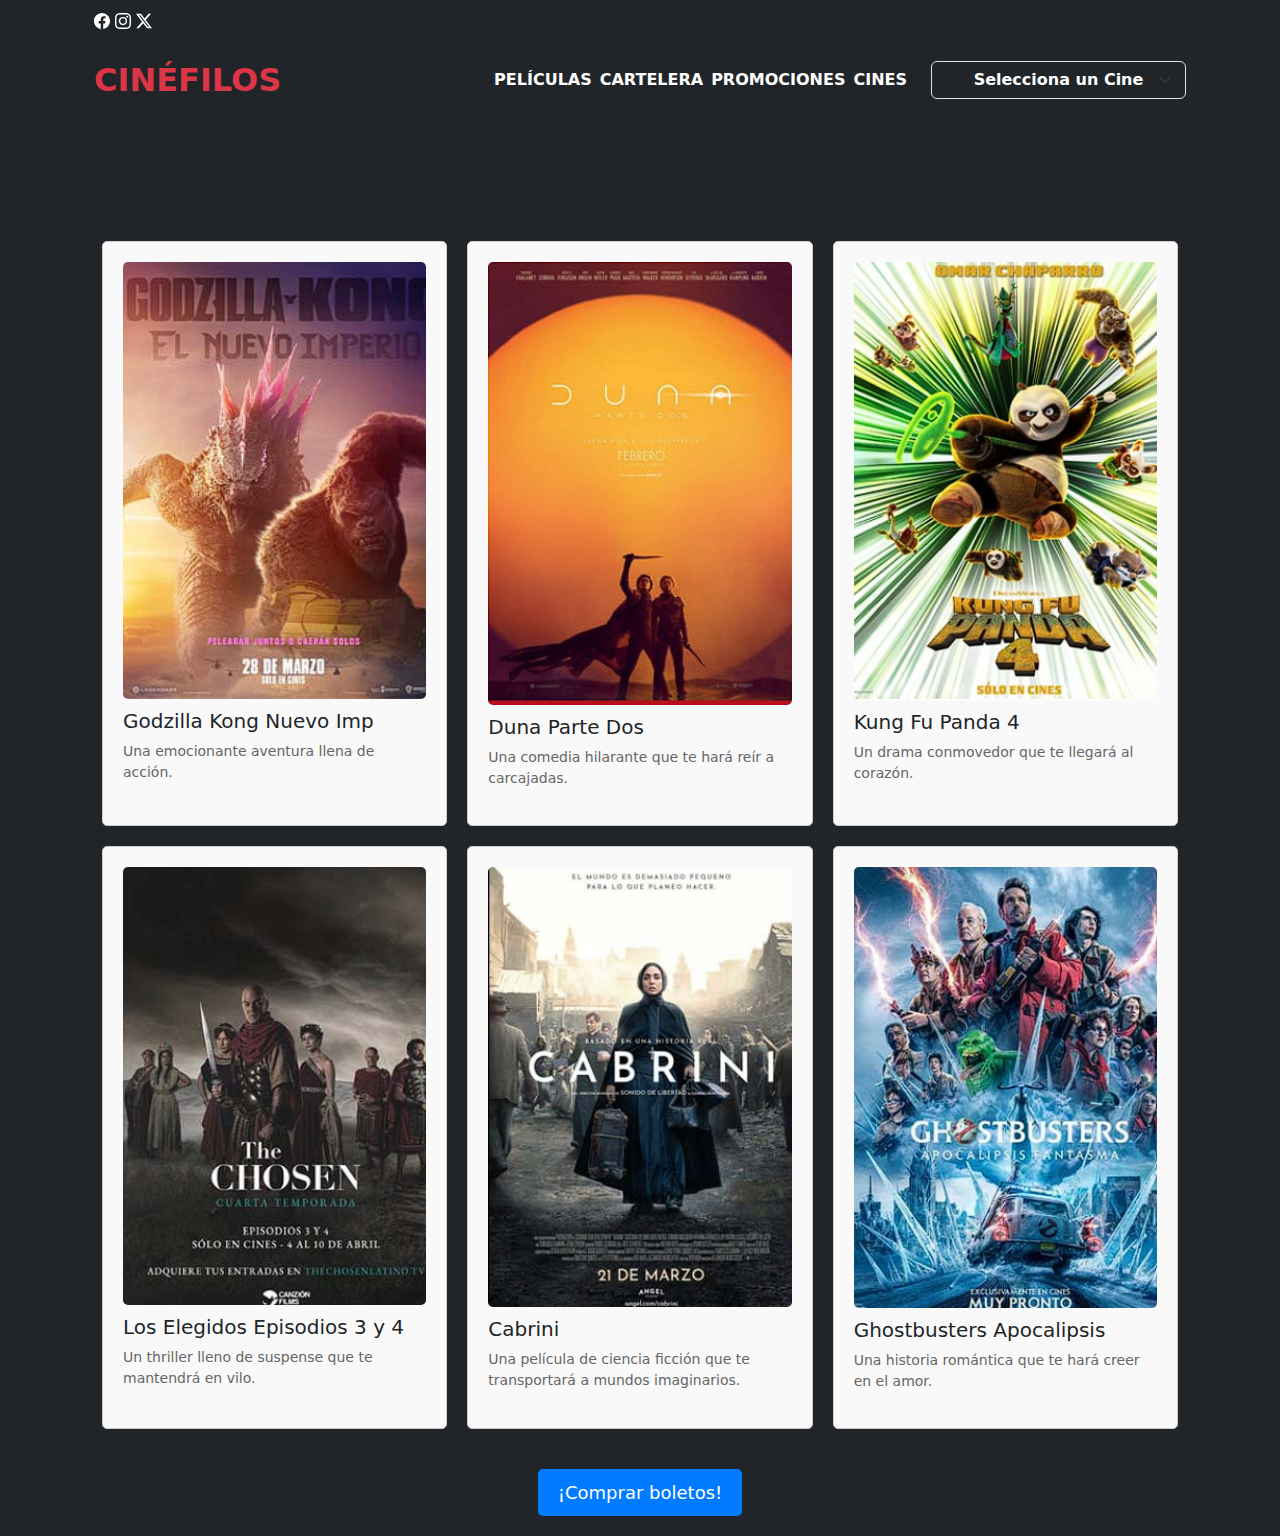
<file: app/Peliculas.html>
<!DOCTYPE html>
<html lang="en">
    <head>
        <meta charset="UTF-8">
        <meta name="viewport" content="width=device-width, initial-scale=1.0">
        <title>Cinéfilos</title>
        <link rel="stylesheet" href="/public/css/style.css">
        <link href="https://cdn.jsdelivr.net/npm/bootstrap@5.3.3/dist/css/bootstrap.min.css" rel="stylesheet"
            integrity="sha384-QWTKZyjpPEjISv5WaRU9OFeRpok6YctnYmDr5pNlyT2bRjXh0JMhjY6hW+ALEwIH" crossorigin="anonymous">
    </head>
    
    <body class="container bg-dark">
        <nav class="navbar navbar-expand-md navbar-dark bg-dark d-flex flex-column ">
            <div class="row w-100 ">
                <div>
                    <svg xmlns="http://www.w3.org/2000/svg" width="16" height="16" fill="currentColor" class="text-white "
                        viewBox="0 0 16 16">
                        <path
                            d="M16 8.049c0-4.446-3.582-8.05-8-8.05C3.58 0-.002 3.603-.002 8.05c0 4.017 2.926 7.347 6.75 7.951v-5.625h-2.03V8.05H6.75V6.275c0-2.017 1.195-3.131 3.022-3.131.876 0 1.791.157 1.791.157v1.98h-1.009c-.993 0-1.303.621-1.303 1.258v1.51h2.218l-.354 2.326H9.25V16c3.824-.604 6.75-3.934 6.75-7.951" />
                    </svg>
                    <svg xmlns="http://www.w3.org/2000/svg" width="16" height="16" fill="currentColor" class="text-white"
                        viewBox="0 0 16 16">
                        <path
                            d="M8 0C5.829 0 5.556.01 4.703.048 3.85.088 3.269.222 2.76.42a3.9 3.9 0 0 0-1.417.923A3.9 3.9 0 0 0 .42 2.76C.222 3.268.087 3.85.048 4.7.01 5.555 0 5.827 0 8.001c0 2.172.01 2.444.048 3.297.04.852.174 1.433.372 1.942.205.526.478.972.923 1.417.444.445.89.719 1.416.923.51.198 1.09.333 1.942.372C5.555 15.99 5.827 16 8 16s2.444-.01 3.298-.048c.851-.04 1.434-.174 1.943-.372a3.9 3.9 0 0 0 1.416-.923c.445-.445.718-.891.923-1.417.197-.509.332-1.09.372-1.942C15.99 10.445 16 10.173 16 8s-.01-2.445-.048-3.299c-.04-.851-.175-1.433-.372-1.941a3.9 3.9 0 0 0-.923-1.417A3.9 3.9 0 0 0 13.24.42c-.51-.198-1.092-.333-1.943-.372C10.443.01 10.172 0 7.998 0zm-.717 1.442h.718c2.136 0 2.389.007 3.232.046.78.035 1.204.166 1.486.275.373.145.64.319.92.599s.453.546.598.92c.11.281.24.705.275 1.485.039.843.047 1.096.047 3.231s-.008 2.389-.047 3.232c-.035.78-.166 1.203-.275 1.485a2.5 2.5 0 0 1-.599.919c-.28.28-.546.453-.92.598-.28.11-.704.24-1.485.276-.843.038-1.096.047-3.232.047s-2.39-.009-3.233-.047c-.78-.036-1.203-.166-1.485-.276a2.5 2.5 0 0 1-.92-.598 2.5 2.5 0 0 1-.6-.92c-.109-.281-.24-.705-.275-1.485-.038-.843-.046-1.096-.046-3.233s.008-2.388.046-3.231c.036-.78.166-1.204.276-1.486.145-.373.319-.64.599-.92s.546-.453.92-.598c.282-.11.705-.24 1.485-.276.738-.034 1.024-.044 2.515-.045zm4.988 1.328a.96.96 0 1 0 0 1.92.96.96 0 0 0 0-1.92m-4.27 1.122a4.109 4.109 0 1 0 0 8.217 4.109 4.109 0 0 0 0-8.217m0 1.441a2.667 2.667 0 1 1 0 5.334 2.667 2.667 0 0 1 0-5.334" />
                    </svg>
                    <svg xmlns="http://www.w3.org/2000/svg" width="16" height="16" fill="currentColor" class="text-white"
                        viewBox="0 0 16 16">
                        <path
                            d="M12.6.75h2.454l-5.36 6.142L16 15.25h-4.937l-3.867-5.07-4.425 5.07H.316l5.733-6.57L0 .75h5.063l3.495 4.633L12.601.75Zm-.86 13.028h1.36L4.323 2.145H2.865z" />
                    </svg>
                </div>
            </div>title>
            <div class="row w-100 d-flex flex-column flex-lg-row pb-3">
                <div class="d-flex col-12 col-lg-9 justify-content-between">
                    <div class="">
                        <a class="navbar-brand fw-bolder text-danger fs-2 text-uppercase" href="/app/">Cinéfilos</a>
                    </div>
                    <!-- Boton para mobile -->
                    <div class=" d-block d-lg-none">
                        <button class="btn" type="button" aria-controls="navbarTogglerDemo02"
                            aria-label="Toggle navigation">
                            <span class="navbar-toggler-icon mb-1"></span>
                        </button>
                    </div>
                    <!-- Menu de servicios -->
                    <div class=" d-none d-lg-flex justify-content-between text-danger fw-semibold">
                        <div class="h-auto d-flex align-items-center"><a
                                href="/app/movies/movies-list/movies-list.html?section=moviesList"
                                class="text-decoration-none text-white text-uppercase">Películas</a></div>
                        <div class="h-auto d-flex align-items-center"><a
                                href="/app/movies/movies-schedule/movies-schedule.html?section=moviesSchedule"
                                class="text-decoration-none text-white text-uppercase px-2">Cartelera</a></div>
                        <div class="h-auto d-flex align-items-center"><a
                                href="/app/promotions/promotions.html?section=promotions"
                                class="text-decoration-none text-white text-uppercase pe-2">Promociones</a>
                        </div>
                        <div class="h-auto d-flex align-items-center"><a
                                href="/app/cinema-locations/cinema-locations.html?section=locations"
                                class="text-decoration-none text-white text-uppercase">Cines</a>
                        </div>
                    </div>
                </div>
                <div class="col-12 col-lg-3 my-auto ">
                    <select class="form-select bg-dark text-white text-center px-0 fw-bolder"
                        aria-label="Default select example" id="availableCinemas">
                        <option selected> Selecciona un Cine </option>
                        <option value="1">La Gran Vía</option>
                        <option value="2">Metrocentro San Salvador</option>
                        <option value="3">Metrocentro San Miguel</option>
                    </select>
                </div>
            </div>
        </nav>

    <section id="peliculas">
        <div class="title-seccion grid-center-container">
            <div class="grid-center-content-vertical"><div class="container-max-width">
                <h1>PELÍCULAS</h1> <h4>Viví cada segundo de emoción en cinéfilos</h4>
            </div>
    </section>
    <div class="movies-container">
        <div class="movie">
            <img src="/img/img1.png " alt="Película 1">
            <h2>Godzilla Kong Nuevo Imp</h2>
            <p>Una emocionante aventura llena de acción.</p>
        </div>
    
        <div class="movie">
            <img src="/img/img2.png" alt="Película 2">
            <h2>Duna Parte Dos</h2>
            <p>Una comedia hilarante que te hará reír a carcajadas.</p>
        </div>
    
        <div class="movie">
            <img src="/img/img3.png" alt="Película 3">
            <h2>Kung Fu Panda 4</h2>
            <p>Un drama conmovedor que te llegará al corazón.</p>
        </div>
    
        <div class="movie">
            <img src="/img/img4.png" alt="Película 4">
            <h2>Los Elegidos Episodios 3 y 4</h2>
            <p>Un thriller lleno de suspense que te mantendrá en vilo.</p>
        </div>
    
        <div class="movie">
            <img src="/img/img5.png" alt="Película 5">
            <h2>Cabrini</h2>
            <p>Una película de ciencia ficción que te transportará a mundos imaginarios.</p>
        </div>
    
        <div class="movie">
            <img src="/img/img6.png" alt="Película 6">
            <h2>Ghostbusters Apocalipsis</h2>
            <p>Una historia romántica que te hará creer en el amor.</p>
        </div>
    </div>
    
    <button id="launch-button">¡Comprar boletos!</button>
<body>
    
</body>
</html>
</file>
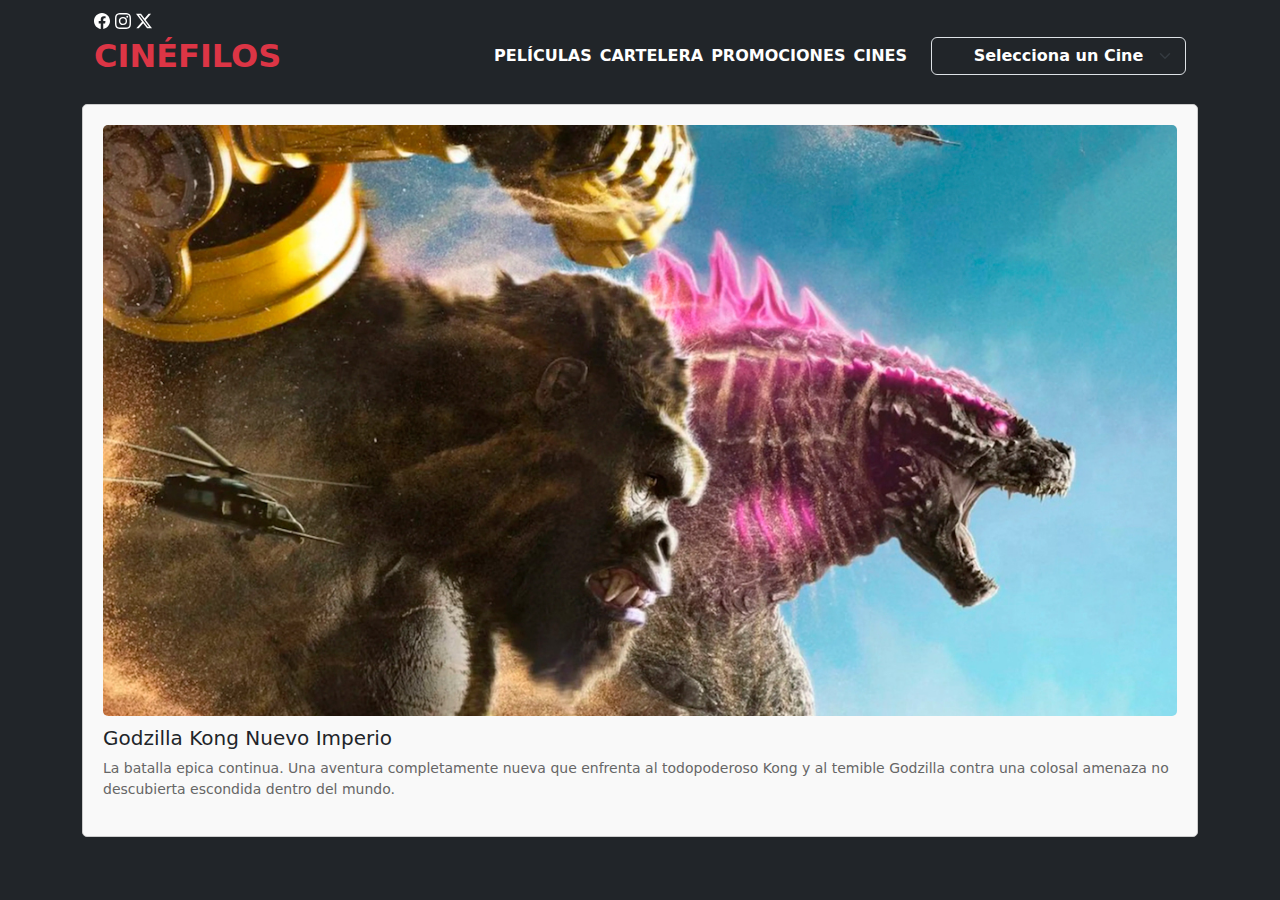
<file: app/movies/movies-list/pelicula1.html>
<!DOCTYPE html>
<html lang="es">

<head>
    <meta charset="UTF-8">
    <meta name="viewport" content="width=device-width, initial-scale=1.0">
    <title>Cartelera - Cinéfilos</title>
    <link rel="stylesheet" href="/public/css/style.css">
    <link href="https://cdn.jsdelivr.net/npm/bootstrap@5.3.3/dist/css/bootstrap.min.css" rel="stylesheet"
        integrity="sha384-QWTKZyjpPEjISv5WaRU9OFeRpok6YctnYmDr5pNlyT2bRjXh0JMhjY6hW+ALEwIH" crossorigin="anonymous">
</head>

<body class="container bg-dark">
    <nav class="navbar navbar-expand-md navbar-dark bg-dark d-flex flex-column ">
        <div class="row w-100 ">
            <div>
                <svg xmlns="http://www.w3.org/2000/svg" width="16" height="16" fill="currentColor" class="text-white "
                    viewBox="0 0 16 16">
                    <path
                        d="M16 8.049c0-4.446-3.582-8.05-8-8.05C3.58 0-.002 3.603-.002 8.05c0 4.017 2.926 7.347 6.75 7.951v-5.625h-2.03V8.05H6.75V6.275c0-2.017 1.195-3.131 3.022-3.131.876 0 1.791.157 1.791.157v1.98h-1.009c-.993 0-1.303.621-1.303 1.258v1.51h2.218l-.354 2.326H9.25V16c3.824-.604 6.75-3.934 6.75-7.951" />
                </svg>
                <svg xmlns="http://www.w3.org/2000/svg" width="16" height="16" fill="currentColor" class="text-white"
                    viewBox="0 0 16 16">
                    <path
                        d="M8 0C5.829 0 5.556.01 4.703.048 3.85.088 3.269.222 2.76.42a3.9 3.9 0 0 0-1.417.923A3.9 3.9 0 0 0 .42 2.76C.222 3.268.087 3.85.048 4.7.01 5.555 0 5.827 0 8.001c0 2.172.01 2.444.048 3.297.04.852.174 1.433.372 1.942.205.526.478.972.923 1.417.444.445.89.719 1.416.923.51.198 1.09.333 1.942.372C5.555 15.99 5.827 16 8 16s2.444-.01 3.298-.048c.851-.04 1.434-.174 1.943-.372a3.9 3.9 0 0 0 1.416-.923c.445-.445.718-.891.923-1.417.197-.509.332-1.09.372-1.942C15.99 10.445 16 10.173 16 8s-.01-2.445-.048-3.299c-.04-.851-.175-1.433-.372-1.941a3.9 3.9 0 0 0-.923-1.417A3.9 3.9 0 0 0 13.24.42c-.51-.198-1.092-.333-1.943-.372C10.443.01 10.172 0 7.998 0zm-.717 1.442h.718c2.136 0 2.389.007 3.232.046.78.035 1.204.166 1.486.275.373.145.64.319.92.599s.453.546.598.92c.11.281.24.705.275 1.485.039.843.047 1.096.047 3.231s-.008 2.389-.047 3.232c-.035.78-.166 1.203-.275 1.485a2.5 2.5 0 0 1-.599.919c-.28.28-.546.453-.92.598-.28.11-.704.24-1.485.276-.843.038-1.096.047-3.232.047s-2.39-.009-3.233-.047c-.78-.036-1.203-.166-1.485-.276a2.5 2.5 0 0 1-.92-.598 2.5 2.5 0 0 1-.6-.92c-.109-.281-.24-.705-.275-1.485-.038-.843-.046-1.096-.046-3.233s.008-2.388.046-3.231c.036-.78.166-1.204.276-1.486.145-.373.319-.64.599-.92s.546-.453.92-.598c.282-.11.705-.24 1.485-.276.738-.034 1.024-.044 2.515-.045zm4.988 1.328a.96.96 0 1 0 0 1.92.96.96 0 0 0 0-1.92m-4.27 1.122a4.109 4.109 0 1 0 0 8.217 4.109 4.109 0 0 0 0-8.217m0 1.441a2.667 2.667 0 1 1 0 5.334 2.667 2.667 0 0 1 0-5.334" />
                </svg>
                <svg xmlns="http://www.w3.org/2000/svg" width="16" height="16" fill="currentColor" class="text-white"
                    viewBox="0 0 16 16">
                    <path
                        d="M12.6.75h2.454l-5.36 6.142L16 15.25h-4.937l-3.867-5.07-4.425 5.07H.316l5.733-6.57L0 .75h5.063l3.495 4.633L12.601.75Zm-.86 13.028h1.36L4.323 2.145H2.865z" />
                </svg>
            </div>
        </div>
        <div class="row w-100 d-flex flex-column flex-lg-row pb-3">
            <div class="d-flex col-12 col-lg-9 justify-content-between">
                <div class="">
                    <a class="navbar-brand fw-bolder text-danger fs-2 text-uppercase" href="/app/">Cinéfilos</a>
                </div>
                <!-- Boton para mobile -->
                <div class=" d-block d-lg-none">
                    <button class="btn" type="button" aria-controls="navbarTogglerDemo02"
                        aria-label="Toggle navigation">
                        <span class="navbar-toggler-icon mb-1"></span>
                    </button>
                </div>
                <!-- Menu de servicios -->
                <div class=" d-none d-lg-flex justify-content-between text-danger fw-semibold">
                    <div class="h-auto d-flex align-items-center"><a
                            href="/app/movies/movies-list/movies-list.html?section=moviesList"
                            class="text-decoration-none text-white text-uppercase">Películas</a></div>
                    <div class="h-auto d-flex align-items-center"><a
                            href="/app/movies/movies-schedule/movies-schedule.html?section=moviesSchedule"
                            class="text-decoration-none text-white text-uppercase px-2">Cartelera</a></div>
                    <div class="h-auto d-flex align-items-center"><a
                            href="/app/promotions/promotions.html?section=promotions"
                            class="text-decoration-none text-white text-uppercase pe-2">Promociones</a>
                    </div>
                    <div class="h-auto d-flex align-items-center"><a
                            href="../../cinema-locations/cinema-locations.html?section=locations"
                            class="text-decoration-none text-white text-uppercase">Cines</a>
                    </div>
                </div>
            </div>
            <div class="col-12 col-lg-3 my-auto ">
                <select class="form-select bg-dark text-white text-center px-0 fw-bolder"
                    aria-label="Default select example" id="availableCinemas">
                    <option selected> Selecciona un Cine </option>
                    <option value="1">La Gran Vía</option>
                    <option value="2">Metrocentro San Salvador</option>
                    <option value="3">Metrocentro San Miguel</option>
                </select>
            </div>
        </div>
    </nav>

    <div class="movie">
        <img src="/img/img1.1.jpeg" alt="Película 1">
        <h2>Godzilla Kong Nuevo Imperio</h2>
        <p>La batalla epica continua. Una aventura completamente nueva que enfrenta al todopoderoso Kong y al temible Godzilla contra una 
            colosal amenaza no descubierta escondida dentro del mundo.</p>
    </div>
    
</body>
</html>
</file>
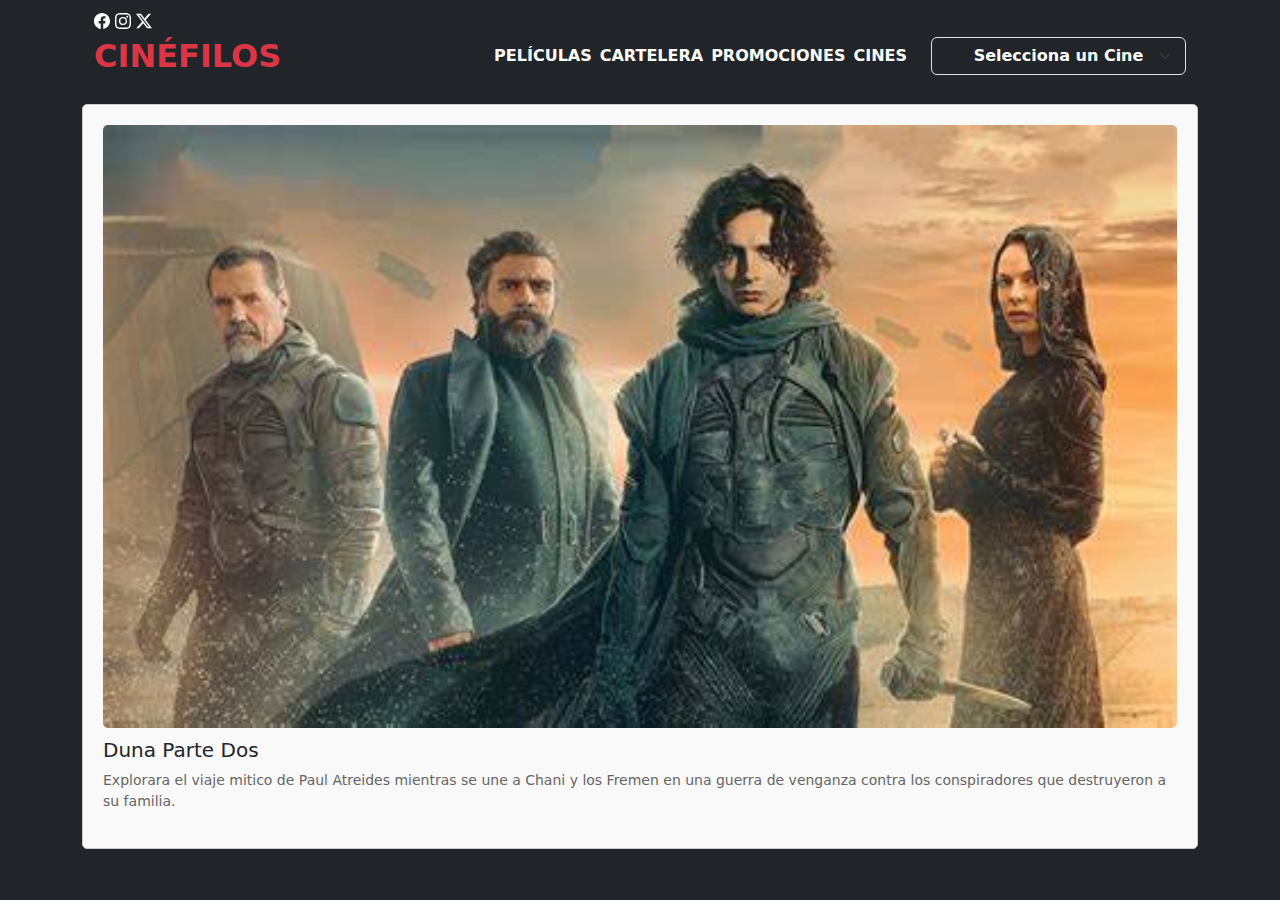
<file: app/movies/movies-list/pelicula2.html>
<!DOCTYPE html>
<html lang="es">

<head>
    <meta charset="UTF-8">
    <meta name="viewport" content="width=device-width, initial-scale=1.0">
    <title>Cartelera - Cinéfilos</title>
    <link rel="stylesheet" href="/public/css/style.css">
    <link href="https://cdn.jsdelivr.net/npm/bootstrap@5.3.3/dist/css/bootstrap.min.css" rel="stylesheet"
        integrity="sha384-QWTKZyjpPEjISv5WaRU9OFeRpok6YctnYmDr5pNlyT2bRjXh0JMhjY6hW+ALEwIH" crossorigin="anonymous">
</head>

<body class="container bg-dark">
    <nav class="navbar navbar-expand-md navbar-dark bg-dark d-flex flex-column ">
        <div class="row w-100 ">
            <div>
                <svg xmlns="http://www.w3.org/2000/svg" width="16" height="16" fill="currentColor" class="text-white "
                    viewBox="0 0 16 16">
                    <path
                        d="M16 8.049c0-4.446-3.582-8.05-8-8.05C3.58 0-.002 3.603-.002 8.05c0 4.017 2.926 7.347 6.75 7.951v-5.625h-2.03V8.05H6.75V6.275c0-2.017 1.195-3.131 3.022-3.131.876 0 1.791.157 1.791.157v1.98h-1.009c-.993 0-1.303.621-1.303 1.258v1.51h2.218l-.354 2.326H9.25V16c3.824-.604 6.75-3.934 6.75-7.951" />
                </svg>
                <svg xmlns="http://www.w3.org/2000/svg" width="16" height="16" fill="currentColor" class="text-white"
                    viewBox="0 0 16 16">
                    <path
                        d="M8 0C5.829 0 5.556.01 4.703.048 3.85.088 3.269.222 2.76.42a3.9 3.9 0 0 0-1.417.923A3.9 3.9 0 0 0 .42 2.76C.222 3.268.087 3.85.048 4.7.01 5.555 0 5.827 0 8.001c0 2.172.01 2.444.048 3.297.04.852.174 1.433.372 1.942.205.526.478.972.923 1.417.444.445.89.719 1.416.923.51.198 1.09.333 1.942.372C5.555 15.99 5.827 16 8 16s2.444-.01 3.298-.048c.851-.04 1.434-.174 1.943-.372a3.9 3.9 0 0 0 1.416-.923c.445-.445.718-.891.923-1.417.197-.509.332-1.09.372-1.942C15.99 10.445 16 10.173 16 8s-.01-2.445-.048-3.299c-.04-.851-.175-1.433-.372-1.941a3.9 3.9 0 0 0-.923-1.417A3.9 3.9 0 0 0 13.24.42c-.51-.198-1.092-.333-1.943-.372C10.443.01 10.172 0 7.998 0zm-.717 1.442h.718c2.136 0 2.389.007 3.232.046.78.035 1.204.166 1.486.275.373.145.64.319.92.599s.453.546.598.92c.11.281.24.705.275 1.485.039.843.047 1.096.047 3.231s-.008 2.389-.047 3.232c-.035.78-.166 1.203-.275 1.485a2.5 2.5 0 0 1-.599.919c-.28.28-.546.453-.92.598-.28.11-.704.24-1.485.276-.843.038-1.096.047-3.232.047s-2.39-.009-3.233-.047c-.78-.036-1.203-.166-1.485-.276a2.5 2.5 0 0 1-.92-.598 2.5 2.5 0 0 1-.6-.92c-.109-.281-.24-.705-.275-1.485-.038-.843-.046-1.096-.046-3.233s.008-2.388.046-3.231c.036-.78.166-1.204.276-1.486.145-.373.319-.64.599-.92s.546-.453.92-.598c.282-.11.705-.24 1.485-.276.738-.034 1.024-.044 2.515-.045zm4.988 1.328a.96.96 0 1 0 0 1.92.96.96 0 0 0 0-1.92m-4.27 1.122a4.109 4.109 0 1 0 0 8.217 4.109 4.109 0 0 0 0-8.217m0 1.441a2.667 2.667 0 1 1 0 5.334 2.667 2.667 0 0 1 0-5.334" />
                </svg>
                <svg xmlns="http://www.w3.org/2000/svg" width="16" height="16" fill="currentColor" class="text-white"
                    viewBox="0 0 16 16">
                    <path
                        d="M12.6.75h2.454l-5.36 6.142L16 15.25h-4.937l-3.867-5.07-4.425 5.07H.316l5.733-6.57L0 .75h5.063l3.495 4.633L12.601.75Zm-.86 13.028h1.36L4.323 2.145H2.865z" />
                </svg>
            </div>
        </div>
        <div class="row w-100 d-flex flex-column flex-lg-row pb-3">
            <div class="d-flex col-12 col-lg-9 justify-content-between">
                <div class="">
                    <a class="navbar-brand fw-bolder text-danger fs-2 text-uppercase" href="/app/">Cinéfilos</a>
                </div>
                <!-- Boton para mobile -->
                <div class=" d-block d-lg-none">
                    <button class="btn" type="button" aria-controls="navbarTogglerDemo02"
                        aria-label="Toggle navigation">
                        <span class="navbar-toggler-icon mb-1"></span>
                    </button>
                </div>
                <!-- Menu de servicios -->
                <div class=" d-none d-lg-flex justify-content-between text-danger fw-semibold">
                    <div class="h-auto d-flex align-items-center"><a
                            href="/app/movies/movies-list/movies-list.html?section=moviesList"
                            class="text-decoration-none text-white text-uppercase">Películas</a></div>
                    <div class="h-auto d-flex align-items-center"><a
                            href="/app/movies/movies-schedule/movies-schedule.html?section=moviesSchedule"
                            class="text-decoration-none text-white text-uppercase px-2">Cartelera</a></div>
                    <div class="h-auto d-flex align-items-center"><a
                            href="/app/promotions/promotions.html?section=promotions"
                            class="text-decoration-none text-white text-uppercase pe-2">Promociones</a>
                    </div>
                    <div class="h-auto d-flex align-items-center"><a
                            href="../../cinema-locations/cinema-locations.html?section=locations"
                            class="text-decoration-none text-white text-uppercase">Cines</a>
                    </div>
                </div>
            </div>
            <div class="col-12 col-lg-3 my-auto ">
                <select class="form-select bg-dark text-white text-center px-0 fw-bolder"
                    aria-label="Default select example" id="availableCinemas">
                    <option selected> Selecciona un Cine </option>
                    <option value="1">La Gran Vía</option>
                    <option value="2">Metrocentro San Salvador</option>
                    <option value="3">Metrocentro San Miguel</option>
                </select>
            </div>
        </div>
    </nav>

    <div class="movie">
        <img src="/img/img1.2.jpeg" alt="Película 1">
        <h2>Duna Parte Dos</h2>
        <p>Explorara el viaje mitico de Paul Atreides mientras se une a Chani y los 
            Fremen en una guerra de venganza contra los conspiradores que destruyeron a su familia.</p>
    </div>
    
</body>
</html>
</file>
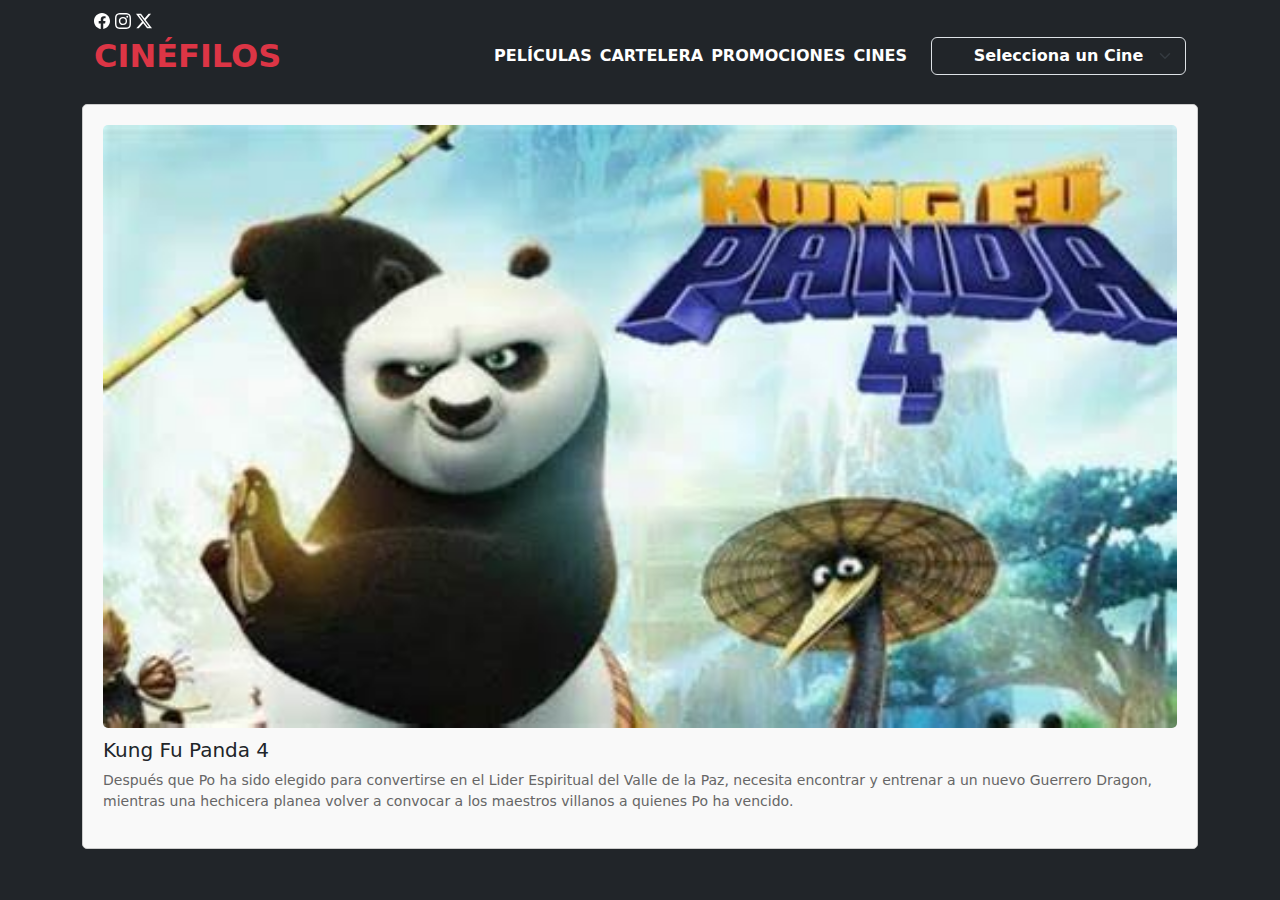
<file: app/movies/movies-list/pelicula3.html>
<!DOCTYPE html>
<html lang="es">

<head>
    <meta charset="UTF-8">
    <meta name="viewport" content="width=device-width, initial-scale=1.0">
    <title>Cartelera - Cinéfilos</title>
    <link rel="stylesheet" href="/public/css/style.css">
    <link href="https://cdn.jsdelivr.net/npm/bootstrap@5.3.3/dist/css/bootstrap.min.css" rel="stylesheet"
        integrity="sha384-QWTKZyjpPEjISv5WaRU9OFeRpok6YctnYmDr5pNlyT2bRjXh0JMhjY6hW+ALEwIH" crossorigin="anonymous">
</head>

<body class="container bg-dark">
    <nav class="navbar navbar-expand-md navbar-dark bg-dark d-flex flex-column ">
        <div class="row w-100 ">
            <div>
                <svg xmlns="http://www.w3.org/2000/svg" width="16" height="16" fill="currentColor" class="text-white "
                    viewBox="0 0 16 16">
                    <path
                        d="M16 8.049c0-4.446-3.582-8.05-8-8.05C3.58 0-.002 3.603-.002 8.05c0 4.017 2.926 7.347 6.75 7.951v-5.625h-2.03V8.05H6.75V6.275c0-2.017 1.195-3.131 3.022-3.131.876 0 1.791.157 1.791.157v1.98h-1.009c-.993 0-1.303.621-1.303 1.258v1.51h2.218l-.354 2.326H9.25V16c3.824-.604 6.75-3.934 6.75-7.951" />
                </svg>
                <svg xmlns="http://www.w3.org/2000/svg" width="16" height="16" fill="currentColor" class="text-white"
                    viewBox="0 0 16 16">
                    <path
                        d="M8 0C5.829 0 5.556.01 4.703.048 3.85.088 3.269.222 2.76.42a3.9 3.9 0 0 0-1.417.923A3.9 3.9 0 0 0 .42 2.76C.222 3.268.087 3.85.048 4.7.01 5.555 0 5.827 0 8.001c0 2.172.01 2.444.048 3.297.04.852.174 1.433.372 1.942.205.526.478.972.923 1.417.444.445.89.719 1.416.923.51.198 1.09.333 1.942.372C5.555 15.99 5.827 16 8 16s2.444-.01 3.298-.048c.851-.04 1.434-.174 1.943-.372a3.9 3.9 0 0 0 1.416-.923c.445-.445.718-.891.923-1.417.197-.509.332-1.09.372-1.942C15.99 10.445 16 10.173 16 8s-.01-2.445-.048-3.299c-.04-.851-.175-1.433-.372-1.941a3.9 3.9 0 0 0-.923-1.417A3.9 3.9 0 0 0 13.24.42c-.51-.198-1.092-.333-1.943-.372C10.443.01 10.172 0 7.998 0zm-.717 1.442h.718c2.136 0 2.389.007 3.232.046.78.035 1.204.166 1.486.275.373.145.64.319.92.599s.453.546.598.92c.11.281.24.705.275 1.485.039.843.047 1.096.047 3.231s-.008 2.389-.047 3.232c-.035.78-.166 1.203-.275 1.485a2.5 2.5 0 0 1-.599.919c-.28.28-.546.453-.92.598-.28.11-.704.24-1.485.276-.843.038-1.096.047-3.232.047s-2.39-.009-3.233-.047c-.78-.036-1.203-.166-1.485-.276a2.5 2.5 0 0 1-.92-.598 2.5 2.5 0 0 1-.6-.92c-.109-.281-.24-.705-.275-1.485-.038-.843-.046-1.096-.046-3.233s.008-2.388.046-3.231c.036-.78.166-1.204.276-1.486.145-.373.319-.64.599-.92s.546-.453.92-.598c.282-.11.705-.24 1.485-.276.738-.034 1.024-.044 2.515-.045zm4.988 1.328a.96.96 0 1 0 0 1.92.96.96 0 0 0 0-1.92m-4.27 1.122a4.109 4.109 0 1 0 0 8.217 4.109 4.109 0 0 0 0-8.217m0 1.441a2.667 2.667 0 1 1 0 5.334 2.667 2.667 0 0 1 0-5.334" />
                </svg>
                <svg xmlns="http://www.w3.org/2000/svg" width="16" height="16" fill="currentColor" class="text-white"
                    viewBox="0 0 16 16">
                    <path
                        d="M12.6.75h2.454l-5.36 6.142L16 15.25h-4.937l-3.867-5.07-4.425 5.07H.316l5.733-6.57L0 .75h5.063l3.495 4.633L12.601.75Zm-.86 13.028h1.36L4.323 2.145H2.865z" />
                </svg>
            </div>
        </div>
        <div class="row w-100 d-flex flex-column flex-lg-row pb-3">
            <div class="d-flex col-12 col-lg-9 justify-content-between">
                <div class="">
                    <a class="navbar-brand fw-bolder text-danger fs-2 text-uppercase" href="/app/">Cinéfilos</a>
                </div>
                <!-- Boton para mobile -->
                <div class=" d-block d-lg-none">
                    <button class="btn" type="button" aria-controls="navbarTogglerDemo02"
                        aria-label="Toggle navigation">
                        <span class="navbar-toggler-icon mb-1"></span>
                    </button>
                </div>
                <!-- Menu de servicios -->
                <div class=" d-none d-lg-flex justify-content-between text-danger fw-semibold">
                    <div class="h-auto d-flex align-items-center"><a
                            href="/app/movies/movies-list/movies-list.html?section=moviesList"
                            class="text-decoration-none text-white text-uppercase">Películas</a></div>
                    <div class="h-auto d-flex align-items-center"><a
                            href="/app/movies/movies-schedule/movies-schedule.html?section=moviesSchedule"
                            class="text-decoration-none text-white text-uppercase px-2">Cartelera</a></div>
                    <div class="h-auto d-flex align-items-center"><a
                            href="/app/promotions/promotions.html?section=promotions"
                            class="text-decoration-none text-white text-uppercase pe-2">Promociones</a>
                    </div>
                    <div class="h-auto d-flex align-items-center"><a
                            href="../../cinema-locations/cinema-locations.html?section=locations"
                            class="text-decoration-none text-white text-uppercase">Cines</a>
                    </div>
                </div>
            </div>
            <div class="col-12 col-lg-3 my-auto ">
                <select class="form-select bg-dark text-white text-center px-0 fw-bolder"
                    aria-label="Default select example" id="availableCinemas">
                    <option selected> Selecciona un Cine </option>
                    <option value="1">La Gran Vía</option>
                    <option value="2">Metrocentro San Salvador</option>
                    <option value="3">Metrocentro San Miguel</option>
                </select>
            </div>
        </div>
    </nav>

    <div class="movie">
        <img src="/img/img1.3.jpeg" alt="Película 1">
        <h2>Kung Fu Panda 4</h2>
        <p>Después que Po ha sido elegido para convertirse en el Lider Espiritual del Valle de la Paz, necesita encontrar y entrenar a un nuevo Guerrero Dragon, mientras 
            una hechicera planea volver a convocar a los maestros villanos a quienes Po ha vencido.</p>
    </div>
    
</body>
</html>
</file>
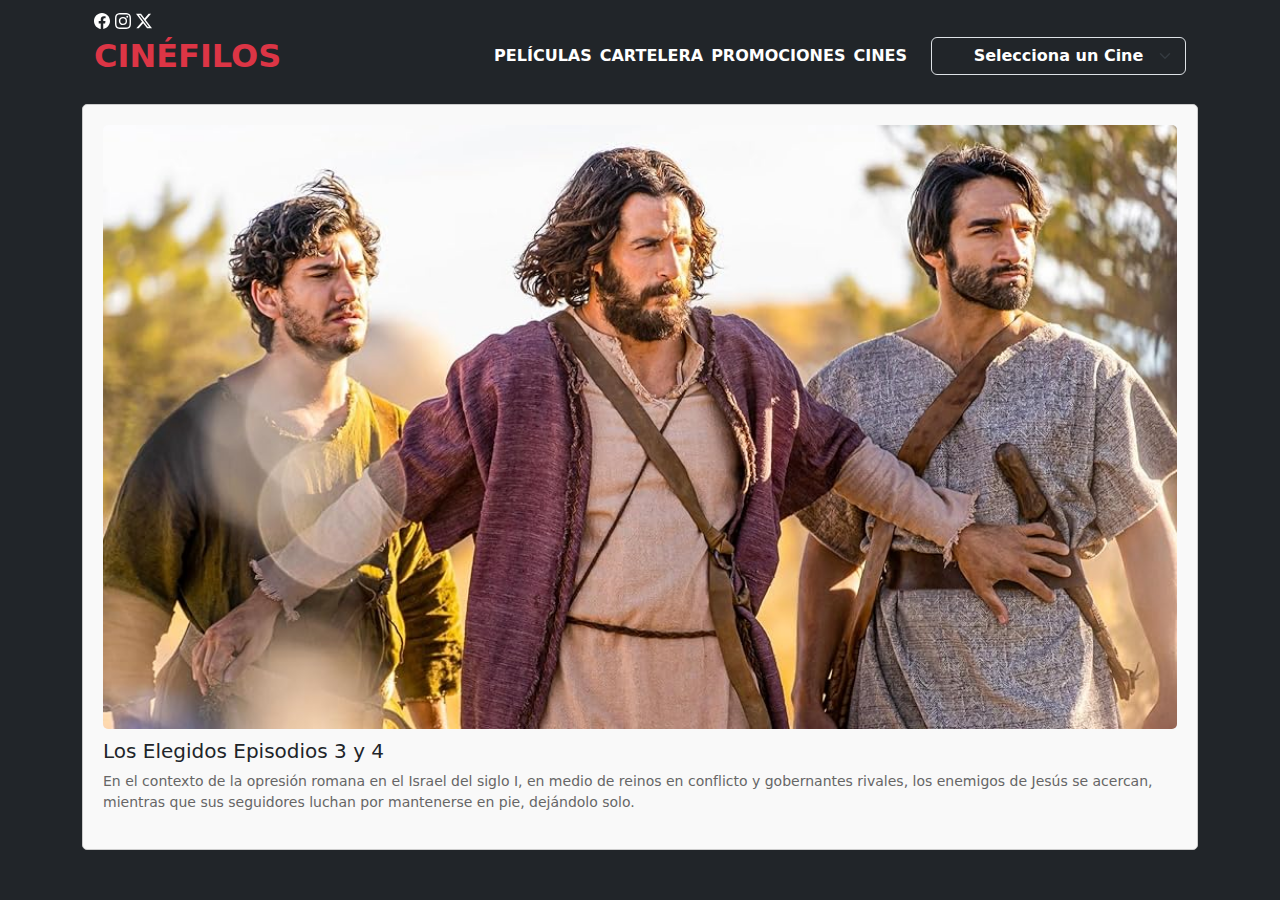
<file: app/movies/movies-list/pelicula4.html>
<!DOCTYPE html>
<html lang="es">

<head>
    <meta charset="UTF-8">
    <meta name="viewport" content="width=device-width, initial-scale=1.0">
    <title>Cartelera - Cinéfilos</title>
    <link rel="stylesheet" href="/public/css/style.css">
    <link href="https://cdn.jsdelivr.net/npm/bootstrap@5.3.3/dist/css/bootstrap.min.css" rel="stylesheet"
        integrity="sha384-QWTKZyjpPEjISv5WaRU9OFeRpok6YctnYmDr5pNlyT2bRjXh0JMhjY6hW+ALEwIH" crossorigin="anonymous">
</head>

<body class="container bg-dark">
    <nav class="navbar navbar-expand-md navbar-dark bg-dark d-flex flex-column ">
        <div class="row w-100 ">
            <div>
                <svg xmlns="http://www.w3.org/2000/svg" width="16" height="16" fill="currentColor" class="text-white "
                    viewBox="0 0 16 16">
                    <path
                        d="M16 8.049c0-4.446-3.582-8.05-8-8.05C3.58 0-.002 3.603-.002 8.05c0 4.017 2.926 7.347 6.75 7.951v-5.625h-2.03V8.05H6.75V6.275c0-2.017 1.195-3.131 3.022-3.131.876 0 1.791.157 1.791.157v1.98h-1.009c-.993 0-1.303.621-1.303 1.258v1.51h2.218l-.354 2.326H9.25V16c3.824-.604 6.75-3.934 6.75-7.951" />
                </svg>
                <svg xmlns="http://www.w3.org/2000/svg" width="16" height="16" fill="currentColor" class="text-white"
                    viewBox="0 0 16 16">
                    <path
                        d="M8 0C5.829 0 5.556.01 4.703.048 3.85.088 3.269.222 2.76.42a3.9 3.9 0 0 0-1.417.923A3.9 3.9 0 0 0 .42 2.76C.222 3.268.087 3.85.048 4.7.01 5.555 0 5.827 0 8.001c0 2.172.01 2.444.048 3.297.04.852.174 1.433.372 1.942.205.526.478.972.923 1.417.444.445.89.719 1.416.923.51.198 1.09.333 1.942.372C5.555 15.99 5.827 16 8 16s2.444-.01 3.298-.048c.851-.04 1.434-.174 1.943-.372a3.9 3.9 0 0 0 1.416-.923c.445-.445.718-.891.923-1.417.197-.509.332-1.09.372-1.942C15.99 10.445 16 10.173 16 8s-.01-2.445-.048-3.299c-.04-.851-.175-1.433-.372-1.941a3.9 3.9 0 0 0-.923-1.417A3.9 3.9 0 0 0 13.24.42c-.51-.198-1.092-.333-1.943-.372C10.443.01 10.172 0 7.998 0zm-.717 1.442h.718c2.136 0 2.389.007 3.232.046.78.035 1.204.166 1.486.275.373.145.64.319.92.599s.453.546.598.92c.11.281.24.705.275 1.485.039.843.047 1.096.047 3.231s-.008 2.389-.047 3.232c-.035.78-.166 1.203-.275 1.485a2.5 2.5 0 0 1-.599.919c-.28.28-.546.453-.92.598-.28.11-.704.24-1.485.276-.843.038-1.096.047-3.232.047s-2.39-.009-3.233-.047c-.78-.036-1.203-.166-1.485-.276a2.5 2.5 0 0 1-.92-.598 2.5 2.5 0 0 1-.6-.92c-.109-.281-.24-.705-.275-1.485-.038-.843-.046-1.096-.046-3.233s.008-2.388.046-3.231c.036-.78.166-1.204.276-1.486.145-.373.319-.64.599-.92s.546-.453.92-.598c.282-.11.705-.24 1.485-.276.738-.034 1.024-.044 2.515-.045zm4.988 1.328a.96.96 0 1 0 0 1.92.96.96 0 0 0 0-1.92m-4.27 1.122a4.109 4.109 0 1 0 0 8.217 4.109 4.109 0 0 0 0-8.217m0 1.441a2.667 2.667 0 1 1 0 5.334 2.667 2.667 0 0 1 0-5.334" />
                </svg>
                <svg xmlns="http://www.w3.org/2000/svg" width="16" height="16" fill="currentColor" class="text-white"
                    viewBox="0 0 16 16">
                    <path
                        d="M12.6.75h2.454l-5.36 6.142L16 15.25h-4.937l-3.867-5.07-4.425 5.07H.316l5.733-6.57L0 .75h5.063l3.495 4.633L12.601.75Zm-.86 13.028h1.36L4.323 2.145H2.865z" />
                </svg>
            </div>
        </div>
        <div class="row w-100 d-flex flex-column flex-lg-row pb-3">
            <div class="d-flex col-12 col-lg-9 justify-content-between">
                <div class="">
                    <a class="navbar-brand fw-bolder text-danger fs-2 text-uppercase" href="/app/">Cinéfilos</a>
                </div>
                <!-- Boton para mobile -->
                <div class=" d-block d-lg-none">
                    <button class="btn" type="button" aria-controls="navbarTogglerDemo02"
                        aria-label="Toggle navigation">
                        <span class="navbar-toggler-icon mb-1"></span>
                    </button>
                </div>
                <!-- Menu de servicios -->
                <div class=" d-none d-lg-flex justify-content-between text-danger fw-semibold">
                    <div class="h-auto d-flex align-items-center"><a
                            href="/app/movies/movies-list/movies-list.html?section=moviesList"
                            class="text-decoration-none text-white text-uppercase">Películas</a></div>
                    <div class="h-auto d-flex align-items-center"><a
                            href="/app/movies/movies-schedule/movies-schedule.html?section=moviesSchedule"
                            class="text-decoration-none text-white text-uppercase px-2">Cartelera</a></div>
                    <div class="h-auto d-flex align-items-center"><a
                            href="/app/promotions/promotions.html?section=promotions"
                            class="text-decoration-none text-white text-uppercase pe-2">Promociones</a>
                    </div>
                    <div class="h-auto d-flex align-items-center"><a
                            href="../../cinema-locations/cinema-locations.html?section=locations"
                            class="text-decoration-none text-white text-uppercase">Cines</a>
                    </div>
                </div>
            </div>
            <div class="col-12 col-lg-3 my-auto ">
                <select class="form-select bg-dark text-white text-center px-0 fw-bolder"
                    aria-label="Default select example" id="availableCinemas">
                    <option selected> Selecciona un Cine </option>
                    <option value="1">La Gran Vía</option>
                    <option value="2">Metrocentro San Salvador</option>
                    <option value="3">Metrocentro San Miguel</option>
                </select>
            </div>
        </div>
    </nav>

    <div class="movie">
        <img src="/img/img1.4.jpg" alt="Película 1">
        <h2>Los Elegidos Episodios 3 y 4</h2>
        <p>En el contexto de la opresión romana en el Israel del siglo I, en medio de reinos en conflicto y gobernantes rivales, los enemigos de Jesús 
            se acercan, mientras que sus seguidores luchan por mantenerse en pie, dejándolo solo.</p>
    </div>
    
</body>
</html>
</file>
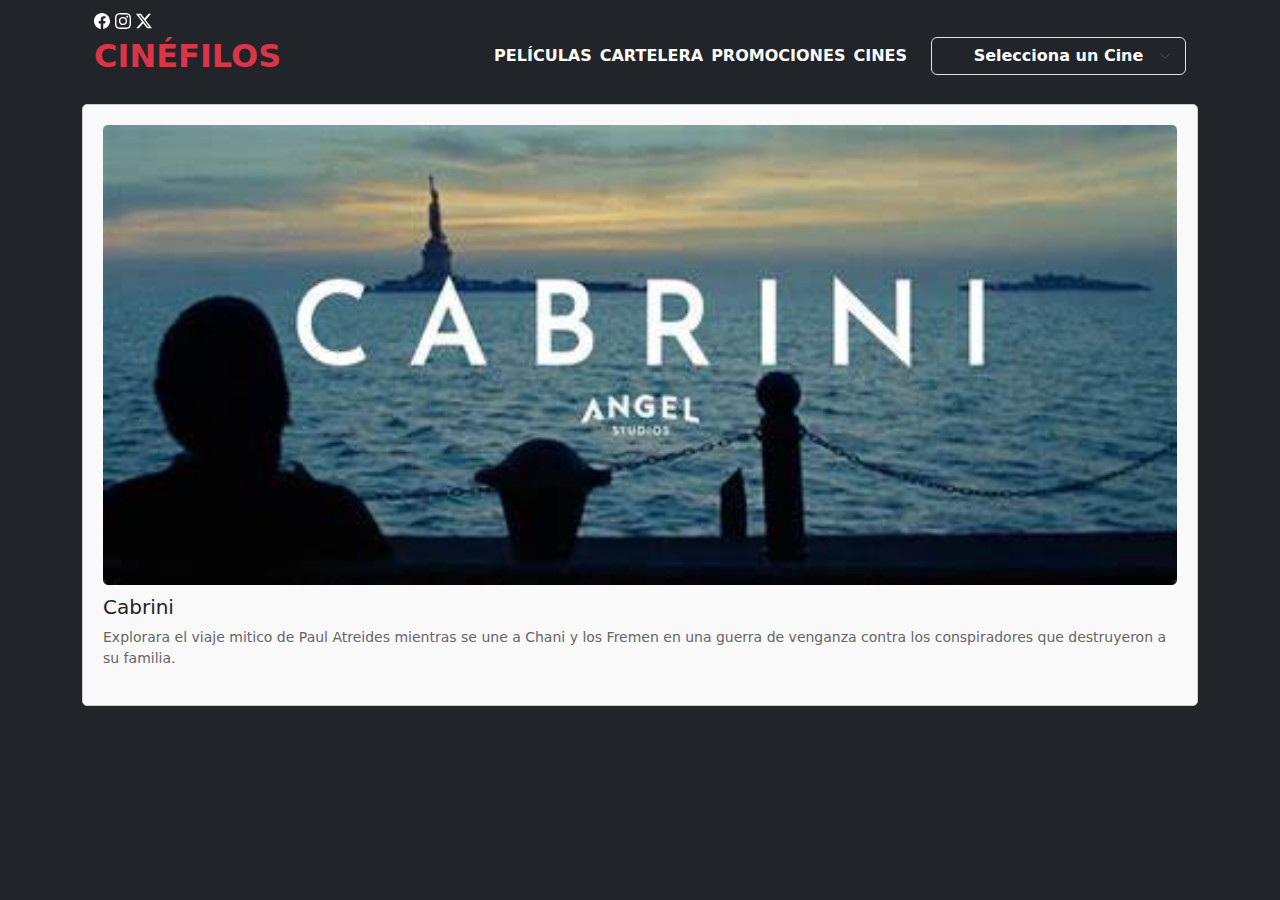
<file: app/movies/movies-list/pelicula5.html>
<!DOCTYPE html>
<html lang="es">

<head>
    <meta charset="UTF-8">
    <meta name="viewport" content="width=device-width, initial-scale=1.0">
    <title>Cartelera - Cinéfilos</title>
    <link rel="stylesheet" href="/public/css/style.css">
    <link href="https://cdn.jsdelivr.net/npm/bootstrap@5.3.3/dist/css/bootstrap.min.css" rel="stylesheet"
        integrity="sha384-QWTKZyjpPEjISv5WaRU9OFeRpok6YctnYmDr5pNlyT2bRjXh0JMhjY6hW+ALEwIH" crossorigin="anonymous">
</head>

<body class="container bg-dark">
    <nav class="navbar navbar-expand-md navbar-dark bg-dark d-flex flex-column ">
        <div class="row w-100 ">
            <div>
                <svg xmlns="http://www.w3.org/2000/svg" width="16" height="16" fill="currentColor" class="text-white "
                    viewBox="0 0 16 16">
                    <path
                        d="M16 8.049c0-4.446-3.582-8.05-8-8.05C3.58 0-.002 3.603-.002 8.05c0 4.017 2.926 7.347 6.75 7.951v-5.625h-2.03V8.05H6.75V6.275c0-2.017 1.195-3.131 3.022-3.131.876 0 1.791.157 1.791.157v1.98h-1.009c-.993 0-1.303.621-1.303 1.258v1.51h2.218l-.354 2.326H9.25V16c3.824-.604 6.75-3.934 6.75-7.951" />
                </svg>
                <svg xmlns="http://www.w3.org/2000/svg" width="16" height="16" fill="currentColor" class="text-white"
                    viewBox="0 0 16 16">
                    <path
                        d="M8 0C5.829 0 5.556.01 4.703.048 3.85.088 3.269.222 2.76.42a3.9 3.9 0 0 0-1.417.923A3.9 3.9 0 0 0 .42 2.76C.222 3.268.087 3.85.048 4.7.01 5.555 0 5.827 0 8.001c0 2.172.01 2.444.048 3.297.04.852.174 1.433.372 1.942.205.526.478.972.923 1.417.444.445.89.719 1.416.923.51.198 1.09.333 1.942.372C5.555 15.99 5.827 16 8 16s2.444-.01 3.298-.048c.851-.04 1.434-.174 1.943-.372a3.9 3.9 0 0 0 1.416-.923c.445-.445.718-.891.923-1.417.197-.509.332-1.09.372-1.942C15.99 10.445 16 10.173 16 8s-.01-2.445-.048-3.299c-.04-.851-.175-1.433-.372-1.941a3.9 3.9 0 0 0-.923-1.417A3.9 3.9 0 0 0 13.24.42c-.51-.198-1.092-.333-1.943-.372C10.443.01 10.172 0 7.998 0zm-.717 1.442h.718c2.136 0 2.389.007 3.232.046.78.035 1.204.166 1.486.275.373.145.64.319.92.599s.453.546.598.92c.11.281.24.705.275 1.485.039.843.047 1.096.047 3.231s-.008 2.389-.047 3.232c-.035.78-.166 1.203-.275 1.485a2.5 2.5 0 0 1-.599.919c-.28.28-.546.453-.92.598-.28.11-.704.24-1.485.276-.843.038-1.096.047-3.232.047s-2.39-.009-3.233-.047c-.78-.036-1.203-.166-1.485-.276a2.5 2.5 0 0 1-.92-.598 2.5 2.5 0 0 1-.6-.92c-.109-.281-.24-.705-.275-1.485-.038-.843-.046-1.096-.046-3.233s.008-2.388.046-3.231c.036-.78.166-1.204.276-1.486.145-.373.319-.64.599-.92s.546-.453.92-.598c.282-.11.705-.24 1.485-.276.738-.034 1.024-.044 2.515-.045zm4.988 1.328a.96.96 0 1 0 0 1.92.96.96 0 0 0 0-1.92m-4.27 1.122a4.109 4.109 0 1 0 0 8.217 4.109 4.109 0 0 0 0-8.217m0 1.441a2.667 2.667 0 1 1 0 5.334 2.667 2.667 0 0 1 0-5.334" />
                </svg>
                <svg xmlns="http://www.w3.org/2000/svg" width="16" height="16" fill="currentColor" class="text-white"
                    viewBox="0 0 16 16">
                    <path
                        d="M12.6.75h2.454l-5.36 6.142L16 15.25h-4.937l-3.867-5.07-4.425 5.07H.316l5.733-6.57L0 .75h5.063l3.495 4.633L12.601.75Zm-.86 13.028h1.36L4.323 2.145H2.865z" />
                </svg>
            </div>
        </div>
        <div class="row w-100 d-flex flex-column flex-lg-row pb-3">
            <div class="d-flex col-12 col-lg-9 justify-content-between">
                <div class="">
                    <a class="navbar-brand fw-bolder text-danger fs-2 text-uppercase" href="/app/">Cinéfilos</a>
                </div>
                <!-- Boton para mobile -->
                <div class=" d-block d-lg-none">
                    <button class="btn" type="button" aria-controls="navbarTogglerDemo02"
                        aria-label="Toggle navigation">
                        <span class="navbar-toggler-icon mb-1"></span>
                    </button>
                </div>
                <!-- Menu de servicios -->
                <div class=" d-none d-lg-flex justify-content-between text-danger fw-semibold">
                    <div class="h-auto d-flex align-items-center"><a
                            href="/app/movies/movies-list/movies-list.html?section=moviesList"
                            class="text-decoration-none text-white text-uppercase">Películas</a></div>
                    <div class="h-auto d-flex align-items-center"><a
                            href="/app/movies/movies-schedule/movies-schedule.html?section=moviesSchedule"
                            class="text-decoration-none text-white text-uppercase px-2">Cartelera</a></div>
                    <div class="h-auto d-flex align-items-center"><a
                            href="/app/promotions/promotions.html?section=promotions"
                            class="text-decoration-none text-white text-uppercase pe-2">Promociones</a>
                    </div>
                    <div class="h-auto d-flex align-items-center"><a
                            href="../../cinema-locations/cinema-locations.html?section=locations"
                            class="text-decoration-none text-white text-uppercase">Cines</a>
                    </div>
                </div>
            </div>
            <div class="col-12 col-lg-3 my-auto ">
                <select class="form-select bg-dark text-white text-center px-0 fw-bolder"
                    aria-label="Default select example" id="availableCinemas">
                    <option selected> Selecciona un Cine </option>
                    <option value="1">La Gran Vía</option>
                    <option value="2">Metrocentro San Salvador</option>
                    <option value="3">Metrocentro San Miguel</option>
                </select>
            </div>
        </div>
    </nav>

    <div class="movie">
        <img src="/img/img1.5.jpeg" alt="Película 1">
        <h2>Cabrini</h2>
        <p>Explorara el viaje mitico de Paul Atreides mientras se une a Chani y los 
            Fremen en una guerra de venganza contra los conspiradores que destruyeron a su familia.</p>
    </div>
    
</body>
</html>
</file>
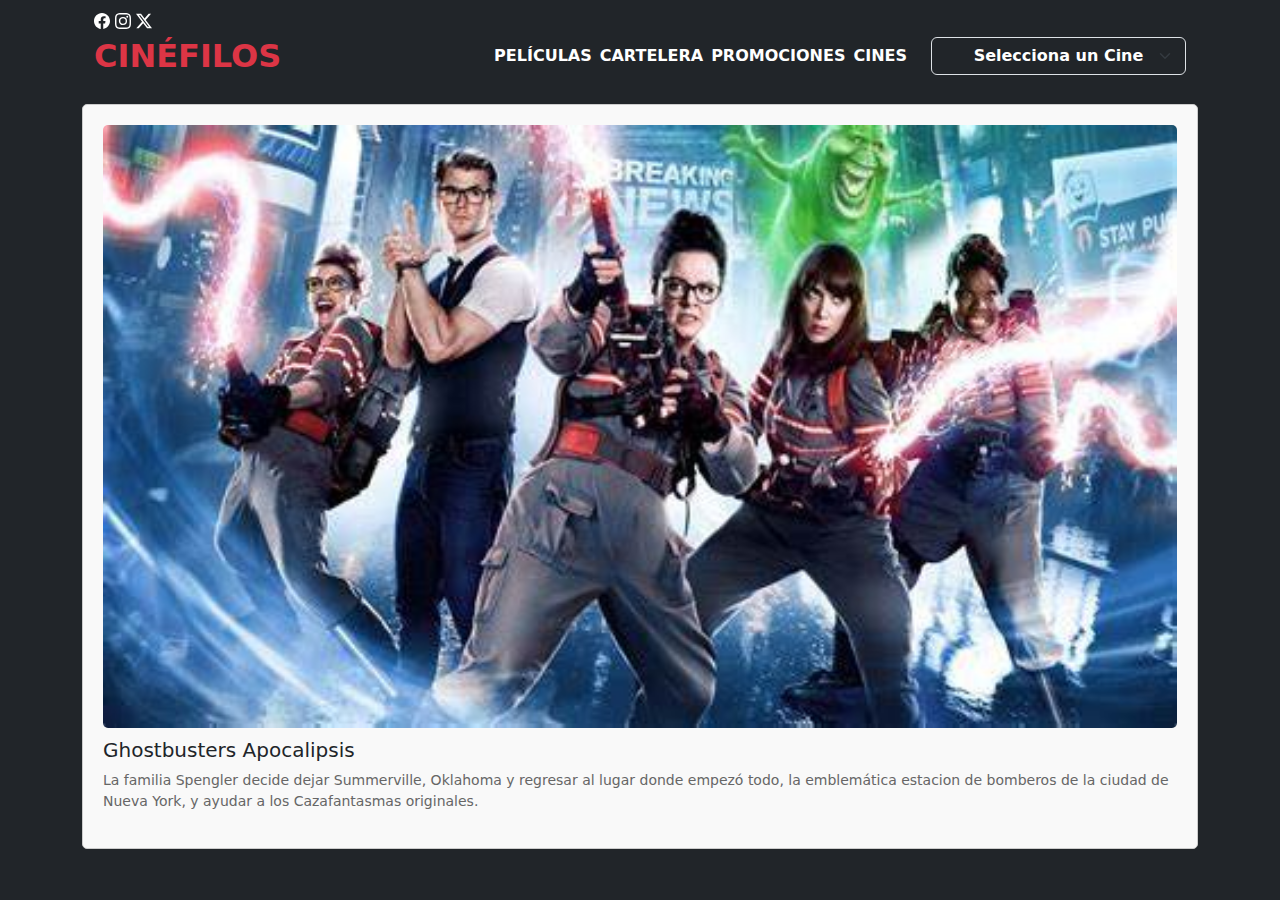
<file: app/movies/movies-list/pelicula6.html>
<!DOCTYPE html>
<html lang="es">

<head>
    <meta charset="UTF-8">
    <meta name="viewport" content="width=device-width, initial-scale=1.0">
    <title>Cartelera - Cinéfilos</title>
    <link rel="stylesheet" href="/public/css/style.css">
    <link href="https://cdn.jsdelivr.net/npm/bootstrap@5.3.3/dist/css/bootstrap.min.css" rel="stylesheet"
        integrity="sha384-QWTKZyjpPEjISv5WaRU9OFeRpok6YctnYmDr5pNlyT2bRjXh0JMhjY6hW+ALEwIH" crossorigin="anonymous">
</head>

<body class="container bg-dark">
    <nav class="navbar navbar-expand-md navbar-dark bg-dark d-flex flex-column ">
        <div class="row w-100 ">
            <div>
                <svg xmlns="http://www.w3.org/2000/svg" width="16" height="16" fill="currentColor" class="text-white "
                    viewBox="0 0 16 16">
                    <path
                        d="M16 8.049c0-4.446-3.582-8.05-8-8.05C3.58 0-.002 3.603-.002 8.05c0 4.017 2.926 7.347 6.75 7.951v-5.625h-2.03V8.05H6.75V6.275c0-2.017 1.195-3.131 3.022-3.131.876 0 1.791.157 1.791.157v1.98h-1.009c-.993 0-1.303.621-1.303 1.258v1.51h2.218l-.354 2.326H9.25V16c3.824-.604 6.75-3.934 6.75-7.951" />
                </svg>
                <svg xmlns="http://www.w3.org/2000/svg" width="16" height="16" fill="currentColor" class="text-white"
                    viewBox="0 0 16 16">
                    <path
                        d="M8 0C5.829 0 5.556.01 4.703.048 3.85.088 3.269.222 2.76.42a3.9 3.9 0 0 0-1.417.923A3.9 3.9 0 0 0 .42 2.76C.222 3.268.087 3.85.048 4.7.01 5.555 0 5.827 0 8.001c0 2.172.01 2.444.048 3.297.04.852.174 1.433.372 1.942.205.526.478.972.923 1.417.444.445.89.719 1.416.923.51.198 1.09.333 1.942.372C5.555 15.99 5.827 16 8 16s2.444-.01 3.298-.048c.851-.04 1.434-.174 1.943-.372a3.9 3.9 0 0 0 1.416-.923c.445-.445.718-.891.923-1.417.197-.509.332-1.09.372-1.942C15.99 10.445 16 10.173 16 8s-.01-2.445-.048-3.299c-.04-.851-.175-1.433-.372-1.941a3.9 3.9 0 0 0-.923-1.417A3.9 3.9 0 0 0 13.24.42c-.51-.198-1.092-.333-1.943-.372C10.443.01 10.172 0 7.998 0zm-.717 1.442h.718c2.136 0 2.389.007 3.232.046.78.035 1.204.166 1.486.275.373.145.64.319.92.599s.453.546.598.92c.11.281.24.705.275 1.485.039.843.047 1.096.047 3.231s-.008 2.389-.047 3.232c-.035.78-.166 1.203-.275 1.485a2.5 2.5 0 0 1-.599.919c-.28.28-.546.453-.92.598-.28.11-.704.24-1.485.276-.843.038-1.096.047-3.232.047s-2.39-.009-3.233-.047c-.78-.036-1.203-.166-1.485-.276a2.5 2.5 0 0 1-.92-.598 2.5 2.5 0 0 1-.6-.92c-.109-.281-.24-.705-.275-1.485-.038-.843-.046-1.096-.046-3.233s.008-2.388.046-3.231c.036-.78.166-1.204.276-1.486.145-.373.319-.64.599-.92s.546-.453.92-.598c.282-.11.705-.24 1.485-.276.738-.034 1.024-.044 2.515-.045zm4.988 1.328a.96.96 0 1 0 0 1.92.96.96 0 0 0 0-1.92m-4.27 1.122a4.109 4.109 0 1 0 0 8.217 4.109 4.109 0 0 0 0-8.217m0 1.441a2.667 2.667 0 1 1 0 5.334 2.667 2.667 0 0 1 0-5.334" />
                </svg>
                <svg xmlns="http://www.w3.org/2000/svg" width="16" height="16" fill="currentColor" class="text-white"
                    viewBox="0 0 16 16">
                    <path
                        d="M12.6.75h2.454l-5.36 6.142L16 15.25h-4.937l-3.867-5.07-4.425 5.07H.316l5.733-6.57L0 .75h5.063l3.495 4.633L12.601.75Zm-.86 13.028h1.36L4.323 2.145H2.865z" />
                </svg>
            </div>
        </div>
        <div class="row w-100 d-flex flex-column flex-lg-row pb-3">
            <div class="d-flex col-12 col-lg-9 justify-content-between">
                <div class="">
                    <a class="navbar-brand fw-bolder text-danger fs-2 text-uppercase" href="/app/">Cinéfilos</a>
                </div>
                <!-- Boton para mobile -->
                <div class=" d-block d-lg-none">
                    <button class="btn" type="button" aria-controls="navbarTogglerDemo02"
                        aria-label="Toggle navigation">
                        <span class="navbar-toggler-icon mb-1"></span>
                    </button>
                </div>
                <!-- Menu de servicios -->
                <div class=" d-none d-lg-flex justify-content-between text-danger fw-semibold">
                    <div class="h-auto d-flex align-items-center"><a
                            href="/app/movies/movies-list/movies-list.html?section=moviesList"
                            class="text-decoration-none text-white text-uppercase">Películas</a></div>
                    <div class="h-auto d-flex align-items-center"><a
                            href="/app/movies/movies-schedule/movies-schedule.html?section=moviesSchedule"
                            class="text-decoration-none text-white text-uppercase px-2">Cartelera</a></div>
                    <div class="h-auto d-flex align-items-center"><a
                            href="/app/promotions/promotions.html?section=promotions"
                            class="text-decoration-none text-white text-uppercase pe-2">Promociones</a>
                    </div>
                    <div class="h-auto d-flex align-items-center"><a
                            href="../../cinema-locations/cinema-locations.html?section=locations"
                            class="text-decoration-none text-white text-uppercase">Cines</a>
                    </div>
                </div>
            </div>
            <div class="col-12 col-lg-3 my-auto ">
                <select class="form-select bg-dark text-white text-center px-0 fw-bolder"
                    aria-label="Default select example" id="availableCinemas">
                    <option selected> Selecciona un Cine </option>
                    <option value="1">La Gran Vía</option>
                    <option value="2">Metrocentro San Salvador</option>
                    <option value="3">Metrocentro San Miguel</option>
                </select>
            </div>
        </div>
    </nav>

    <div class="movie">
        <img src="/img/img1.6.jpeg" alt="Película 1">
        <h2>Ghostbusters Apocalipsis</h2>
        <p>La familia Spengler decide dejar Summerville, Oklahoma y regresar al lugar donde empezó todo,
             la emblemática estacion de bomberos de la ciudad de Nueva York, y ayudar a los Cazafantasmas originales.</p>
    </div>
    
</body>
</html>
</file>
<file: public/css/style.css>
option{
    color: #e04545;
    text-indent: 20px;
}
body {
    font-family: Arial, sans-serif;
    margin: 0;
    padding: 0;
}
.movies-container {
    display: grid;
    grid-template-columns: repeat(3, 1fr);
    gap: 20px;
    padding: 20px;
}
.movie {
    padding: 20px;
    border: 1px solid #ccc;
    border-radius: 5px;
    background-color: #f9f9f9;
}
.movie img {
    width: 100%;
    border-radius: 5px;
}
.movie h2 {
    margin-top: 10px;
    font-size: 20px;
}
.movie p {
    font-size: 14px;
    color: #666;
}
#launch-button {
    display: block;
    margin: 20px auto;
    padding: 10px 20px;
    font-size: 18px;
    background-color: #007bff;
    color: #fff;
    border: none;
    border-radius: 5px;
    cursor: pointer;
}
</file>
